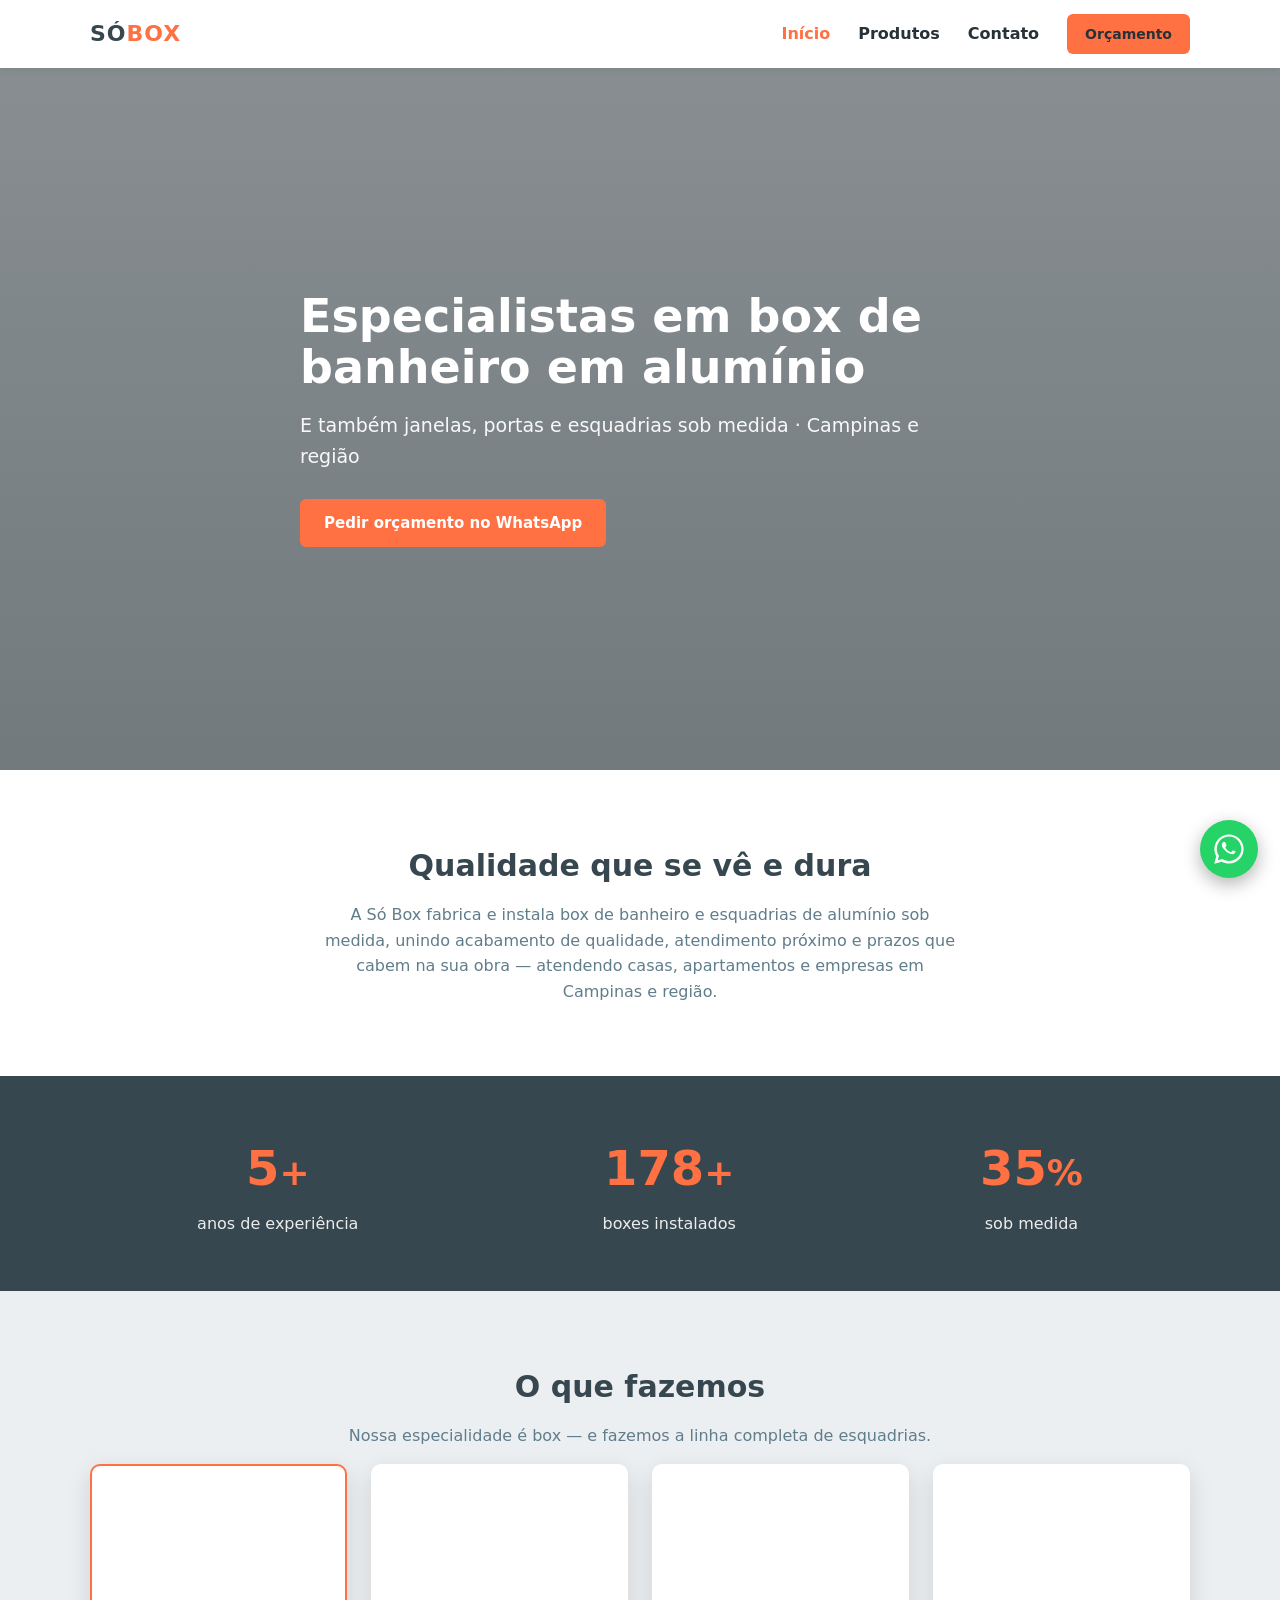
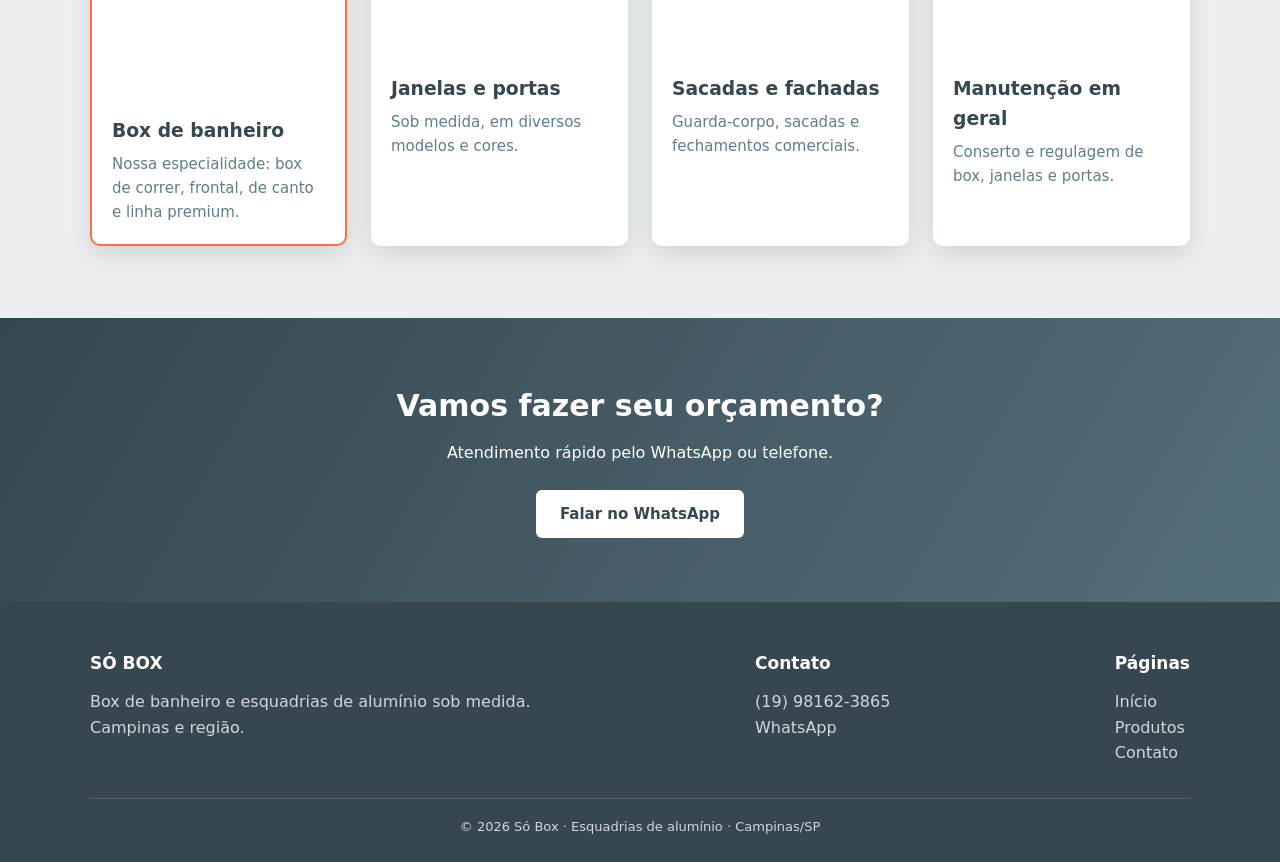
<file: index.html>
<!DOCTYPE html>
<html lang="pt-BR">
<head>
  <meta charset="UTF-8">
  <meta name="viewport" content="width=device-width, initial-scale=1.0">
  <title>Só Box — Esquadrias de alumínio em Campinas e região</title>
  <meta name="description" content="Especialistas em box de banheiro em alumínio. Também janelas, portas e esquadrias sob medida em Campinas e região.">
  <link rel="stylesheet" href="styles.css">
</head>
<body>
  <!-- ===== Cabeçalho ===== -->
  <header class="header">
    <div class="container">
      <a href="index.html" class="logo">SÓ<span>BOX</span></a>
      <button class="menu-toggle" aria-label="Abrir menu">&#9776;</button>
      <nav class="nav">
        <a href="index.html" class="ativo">Início</a>
        <a href="produtos.html">Produtos</a>
        <a href="contato.html">Contato</a>
        <a href="https://wa.me/5519981623865" class="btn btn--laranja" target="_blank" rel="noopener">Orçamento</a>
      </nav>
    </div>
  </header>

  <!-- ===== Banner (hero) ===== -->
  <section class="hero">
    <div class="hero__bg"></div>
    <div class="container hero__conteudo">
      <h1 class="hero__titulo">Especialistas em box de banheiro em alumínio</h1>
      <p class="hero__sub">E também janelas, portas e esquadrias sob medida · Campinas e região</p>
      <a href="https://wa.me/5519981623865" class="btn btn--laranja" target="_blank" rel="noopener">Pedir orçamento no WhatsApp</a>
    </div>
  </section>

  <!-- ===== Sobre rápido ===== -->
  <section class="section">
    <div class="container text-center">
      <h2 class="titulo-secao reveal">Qualidade que se vê e dura</h2>
      <p class="subtitulo-secao reveal" style="margin: 0 auto;">A Só Box fabrica e instala box de banheiro e esquadrias de alumínio sob medida, unindo acabamento de qualidade, atendimento próximo e prazos que cabem na sua obra — atendendo casas, apartamentos e empresas em Campinas e região.</p>
    </div>
  </section>

  <!-- ===== Faixa de números ===== -->
  <section class="numeros">
    <div class="container numeros__grid">
      <div class="numero reveal"><span class="numero__valor" data-alvo="15">0</span><span class="numero__sufixo">+</span><p>anos de experiência</p></div>
      <div class="numero reveal"><span class="numero__valor" data-alvo="500">0</span><span class="numero__sufixo">+</span><p>boxes instalados</p></div>
      <div class="numero reveal"><span class="numero__valor" data-alvo="100">0</span><span class="numero__sufixo">%</span><p>sob medida</p></div>
    </div>
  </section>

  <!-- ===== Destaques / serviços ===== -->
  <section class="section section--cinza">
    <div class="container text-center">
      <h2 class="titulo-secao reveal">O que fazemos</h2>
      <p class="subtitulo-secao reveal" style="margin: 0 auto;">Nossa especialidade é box — e fazemos a linha completa de esquadrias.</p>
      <div class="cards-destaque">
        <a href="produtos.html" class="card-destaque card-destaque--principal reveal">
          <div class="card-destaque__img" style="background-image:url('https://images.unsplash.com/photo-1620626011761-996317b8d101?w=800&q=80')"></div>
          <div class="card-destaque__corpo">
            <h3>Box de banheiro</h3>
            <p>Nossa especialidade: box de correr, frontal, de canto e linha premium.</p>
          </div>
        </a>
        <a href="produtos.html" class="card-destaque reveal">
          <div class="card-destaque__img" style="background-image:url('https://images.unsplash.com/photo-1600566753086-00f18fb6b3ea?w=800&q=80')"></div>
          <div class="card-destaque__corpo"><h3>Janelas e portas</h3><p>Sob medida, em diversos modelos e cores.</p></div>
        </a>
        <a href="produtos.html" class="card-destaque reveal">
          <div class="card-destaque__img" style="background-image:url('https://images.unsplash.com/photo-1545324418-cc1a3fa10c00?w=800&q=80')"></div>
          <div class="card-destaque__corpo"><h3>Sacadas e fachadas</h3><p>Guarda-corpo, sacadas e fechamentos comerciais.</p></div>
        </a>
        <a href="produtos.html" class="card-destaque reveal">
          <div class="card-destaque__img" style="background-image:url('https://images.unsplash.com/photo-1581244277943-fe4a9c777189?w=800&q=80')"></div>
          <div class="card-destaque__corpo"><h3>Manutenção em geral</h3><p>Conserto e regulagem de box, janelas e portas.</p></div>
        </a>
      </div>
    </div>
  </section>

  <!-- ===== Chamada final ===== -->
  <section class="cta-final">
    <div class="container text-center">
      <h2 class="reveal">Vamos fazer seu orçamento?</h2>
      <p class="reveal">Atendimento rápido pelo WhatsApp ou telefone.</p>
      <a href="https://wa.me/5519981623865" class="btn btn--branco reveal" target="_blank" rel="noopener">Falar no WhatsApp</a>
    </div>
  </section>

  <!-- ===== Rodapé ===== -->
  <footer class="footer">
    <div class="container">
      <div class="grid">
        <div>
          <h4>SÓ BOX</h4>
          <p>Box de banheiro e esquadrias de alumínio sob medida.<br>Campinas e região.</p>
        </div>
        <div>
          <h4>Contato</h4>
          <p><a href="tel:+5519981623865">(19) 98162-3865</a></p>
          <p><a href="https://wa.me/5519981623865" target="_blank" rel="noopener">WhatsApp</a></p>
        </div>
        <div>
          <h4>Páginas</h4>
          <p><a href="index.html">Início</a></p>
          <p><a href="produtos.html">Produtos</a></p>
          <p><a href="contato.html">Contato</a></p>
        </div>
      </div>
      <div class="copyright">© <span id="ano"></span> Só Box · Esquadrias de alumínio · Campinas/SP</div>
    </div>
  </footer>

  <!-- ===== Botão flutuante WhatsApp ===== -->
  <a href="https://wa.me/5519981623865" class="whats-float" target="_blank" rel="noopener" aria-label="Falar no WhatsApp">
    <svg viewBox="0 0 32 32" width="30" height="30" fill="#fff"><path d="M16 .4C7.4.4.4 7.4.4 16c0 2.8.7 5.4 2 7.8L.3 31.7l8.1-2.1c2.3 1.2 4.9 1.9 7.6 1.9 8.6 0 15.6-7 15.6-15.6S24.6.4 16 .4zm0 28.3c-2.4 0-4.7-.6-6.7-1.8l-.5-.3-4.8 1.3 1.3-4.7-.3-.5c-1.3-2.1-2-4.5-2-7 0-7.2 5.9-13.1 13.1-13.1S29.1 8.8 29.1 16 23.2 28.7 16 28.7zm7.2-9.8c-.4-.2-2.3-1.2-2.7-1.3-.4-.1-.6-.2-.9.2-.3.4-1 1.3-1.2 1.5-.2.2-.4.3-.8.1-2.3-1.2-3.9-2.1-5.4-4.7-.4-.7.4-.6 1.1-2.1.1-.2 0-.4 0-.6 0-.2-.9-2.1-1.2-2.9-.3-.8-.6-.6-.9-.7h-.7c-.2 0-.6.1-.9.4-.3.4-1.2 1.2-1.2 2.9s1.2 3.4 1.4 3.6c.2.2 2.5 3.8 6 5.3 2.2 1 3.1 1 4.2.9.7-.1 2.3-.9 2.6-1.8.3-.9.3-1.6.2-1.8-.1-.2-.3-.3-.7-.5z"/></svg>
  </a>

  <script src="main.js"></script>
</body>
</html>
</file>
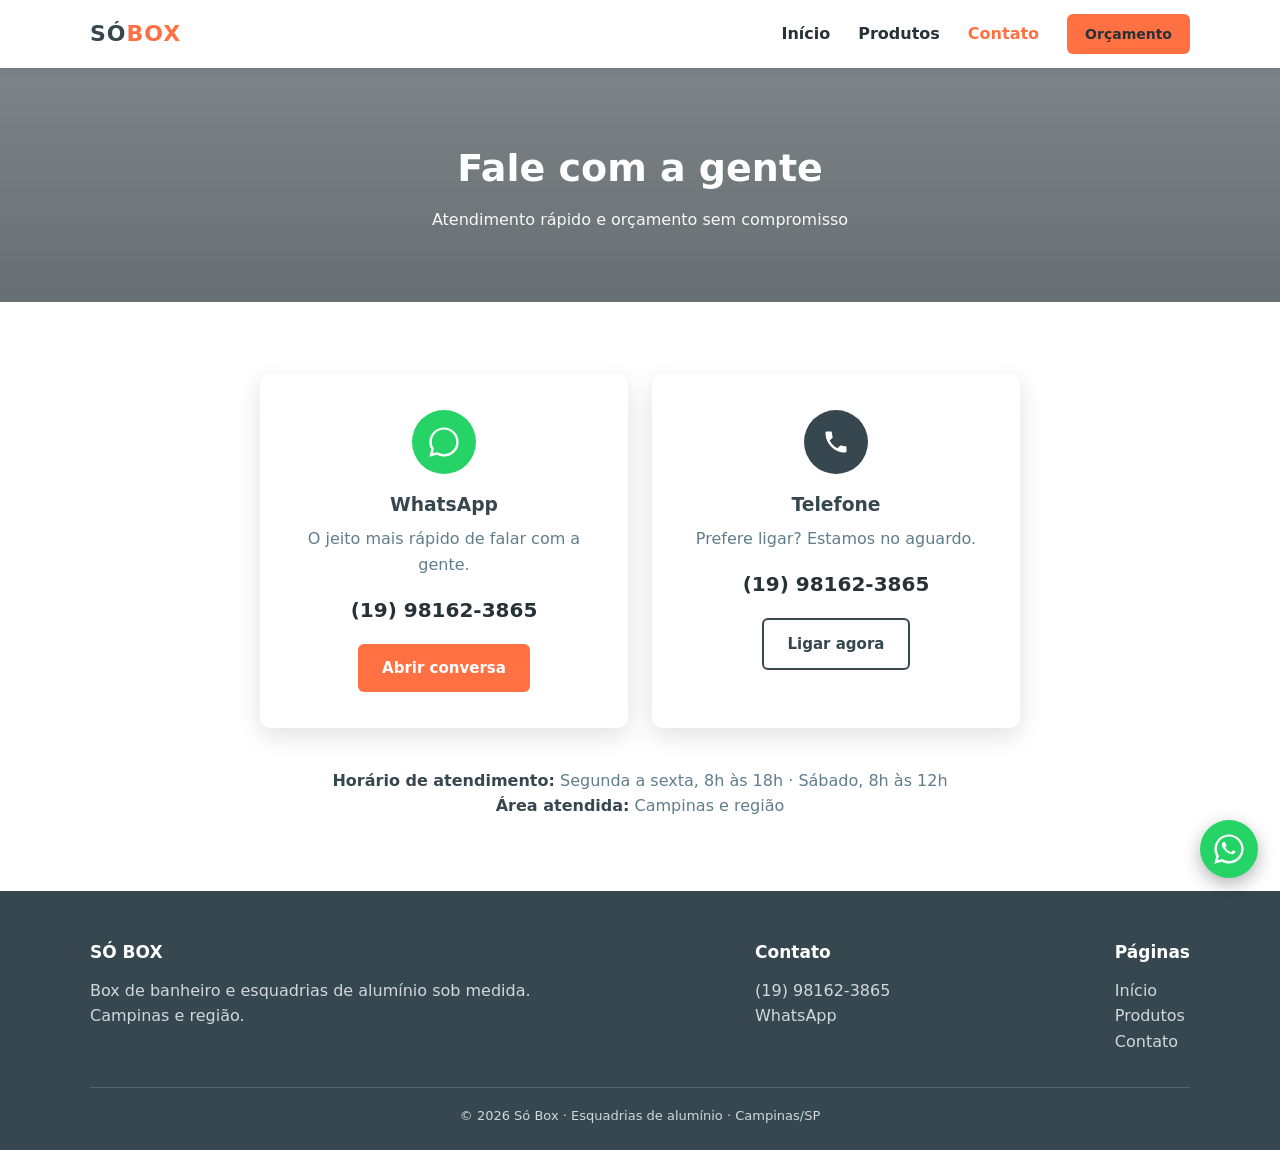
<file: contato.html>
<!DOCTYPE html>
<html lang="pt-BR">
<head>
  <meta charset="UTF-8">
  <meta name="viewport" content="width=device-width, initial-scale=1.0">
  <title>Contato — Só Box | Orçamento por WhatsApp e telefone</title>
  <meta name="description" content="Fale com a Só Box pelo WhatsApp ou telefone e solicite seu orçamento. Atendimento em Campinas e região.">
  <link rel="stylesheet" href="styles.css">
</head>
<body>
  <header class="header">
    <div class="container">
      <a href="index.html" class="logo">SÓ<span>BOX</span></a>
      <button class="menu-toggle" aria-label="Abrir menu">&#9776;</button>
      <nav class="nav">
        <a href="index.html">Início</a>
        <a href="produtos.html">Produtos</a>
        <a href="contato.html" class="ativo">Contato</a>
        <a href="https://wa.me/5519981623865" class="btn btn--laranja" target="_blank" rel="noopener">Orçamento</a>
      </nav>
    </div>
  </header>

  <section class="banner-interno">
    <div class="container">
      <h1>Fale com a gente</h1>
      <p>Atendimento rápido e orçamento sem compromisso</p>
    </div>
  </section>

  <section class="section">
    <div class="container">
      <div class="contato-grid">
        <div class="contato-card reveal">
          <div class="contato-card__icone contato-card__icone--whats">
            <svg viewBox="0 0 32 32" width="30" height="30" fill="#fff"><path d="M16 .4C7.4.4.4 7.4.4 16c0 2.8.7 5.4 2 7.8L.3 31.7l8.1-2.1c2.3 1.2 4.9 1.9 7.6 1.9 8.6 0 15.6-7 15.6-15.6S24.6.4 16 .4zm0 28.3c-2.4 0-4.7-.6-6.7-1.8l-.5-.3-4.8 1.3 1.3-4.7-.3-.5c-1.3-2.1-2-4.5-2-7 0-7.2 5.9-13.1 13.1-13.1S29.1 8.8 29.1 16 23.2 28.7 16 28.7z"/></svg>
          </div>
          <h3>WhatsApp</h3>
          <p>O jeito mais rápido de falar com a gente.</p>
          <div class="dado">(19) 98162-3865</div>
          <a href="https://wa.me/5519981623865" class="btn btn--laranja" target="_blank" rel="noopener">Abrir conversa</a>
        </div>
        <div class="contato-card reveal">
          <div class="contato-card__icone contato-card__icone--tel">
            <svg viewBox="0 0 24 24" width="28" height="28" fill="#fff"><path d="M6.6 10.8c1.4 2.8 3.8 5.2 6.6 6.6l2.2-2.2c.3-.3.7-.4 1-.2 1.1.4 2.3.6 3.6.6.6 0 1 .4 1 1V20c0 .6-.4 1-1 1C10.6 21 3 13.4 3 4c0-.6.4-1 1-1h3.5c.6 0 1 .4 1 1 0 1.2.2 2.4.6 3.6.1.4 0 .8-.2 1l-2.3 2.2z"/></svg>
          </div>
          <h3>Telefone</h3>
          <p>Prefere ligar? Estamos no aguardo.</p>
          <div class="dado">(19) 98162-3865</div>
          <a href="tel:+5519981623865" class="btn btn--branco" style="border:2px solid var(--azul);">Ligar agora</a>
        </div>
      </div>

      <div class="contato-info reveal">
        <p><strong>Horário de atendimento:</strong> Segunda a sexta, 8h às 18h · Sábado, 8h às 12h</p>
        <p><strong>Área atendida:</strong> Campinas e região</p>
      </div>
    </div>
  </section>

  <footer class="footer">
    <div class="container">
      <div class="grid">
        <div><h4>SÓ BOX</h4><p>Box de banheiro e esquadrias de alumínio sob medida.<br>Campinas e região.</p></div>
        <div><h4>Contato</h4>
          <p><a href="tel:+5519981623865">(19) 98162-3865</a></p>
          <p><a href="https://wa.me/5519981623865" target="_blank" rel="noopener">WhatsApp</a></p>
        </div>
        <div><h4>Páginas</h4><p><a href="index.html">Início</a></p><p><a href="produtos.html">Produtos</a></p><p><a href="contato.html">Contato</a></p></div>
      </div>
      <div class="copyright">© <span id="ano"></span> Só Box · Esquadrias de alumínio · Campinas/SP</div>
    </div>
  </footer>

  <a href="https://wa.me/5519981623865" class="whats-float" target="_blank" rel="noopener" aria-label="Falar no WhatsApp">
    <svg viewBox="0 0 32 32" width="30" height="30" fill="#fff"><path d="M16 .4C7.4.4.4 7.4.4 16c0 2.8.7 5.4 2 7.8L.3 31.7l8.1-2.1c2.3 1.2 4.9 1.9 7.6 1.9 8.6 0 15.6-7 15.6-15.6S24.6.4 16 .4zm0 28.3c-2.4 0-4.7-.6-6.7-1.8l-.5-.3-4.8 1.3 1.3-4.7-.3-.5c-1.3-2.1-2-4.5-2-7 0-7.2 5.9-13.1 13.1-13.1S29.1 8.8 29.1 16 23.2 28.7 16 28.7zm7.2-9.8c-.4-.2-2.3-1.2-2.7-1.3-.4-.1-.6-.2-.9.2-.3.4-1 1.3-1.2 1.5-.2.2-.4.3-.8.1-2.3-1.2-3.9-2.1-5.4-4.7-.4-.7.4-.6 1.1-2.1.1-.2 0-.4 0-.6 0-.2-.9-2.1-1.2-2.9-.3-.8-.6-.6-.9-.7h-.7c-.2 0-.6.1-.9.4-.3.4-1.2 1.2-1.2 2.9s1.2 3.4 1.4 3.6c.2.2 2.5 3.8 6 5.3 2.2 1 3.1 1 4.2.9.7-.1 2.3-.9 2.6-1.8.3-.9.3-1.6.2-1.8-.1-.2-.3-.3-.7-.5z"/></svg>
  </a>

  <script src="main.js"></script>
</body>
</html>
</file>
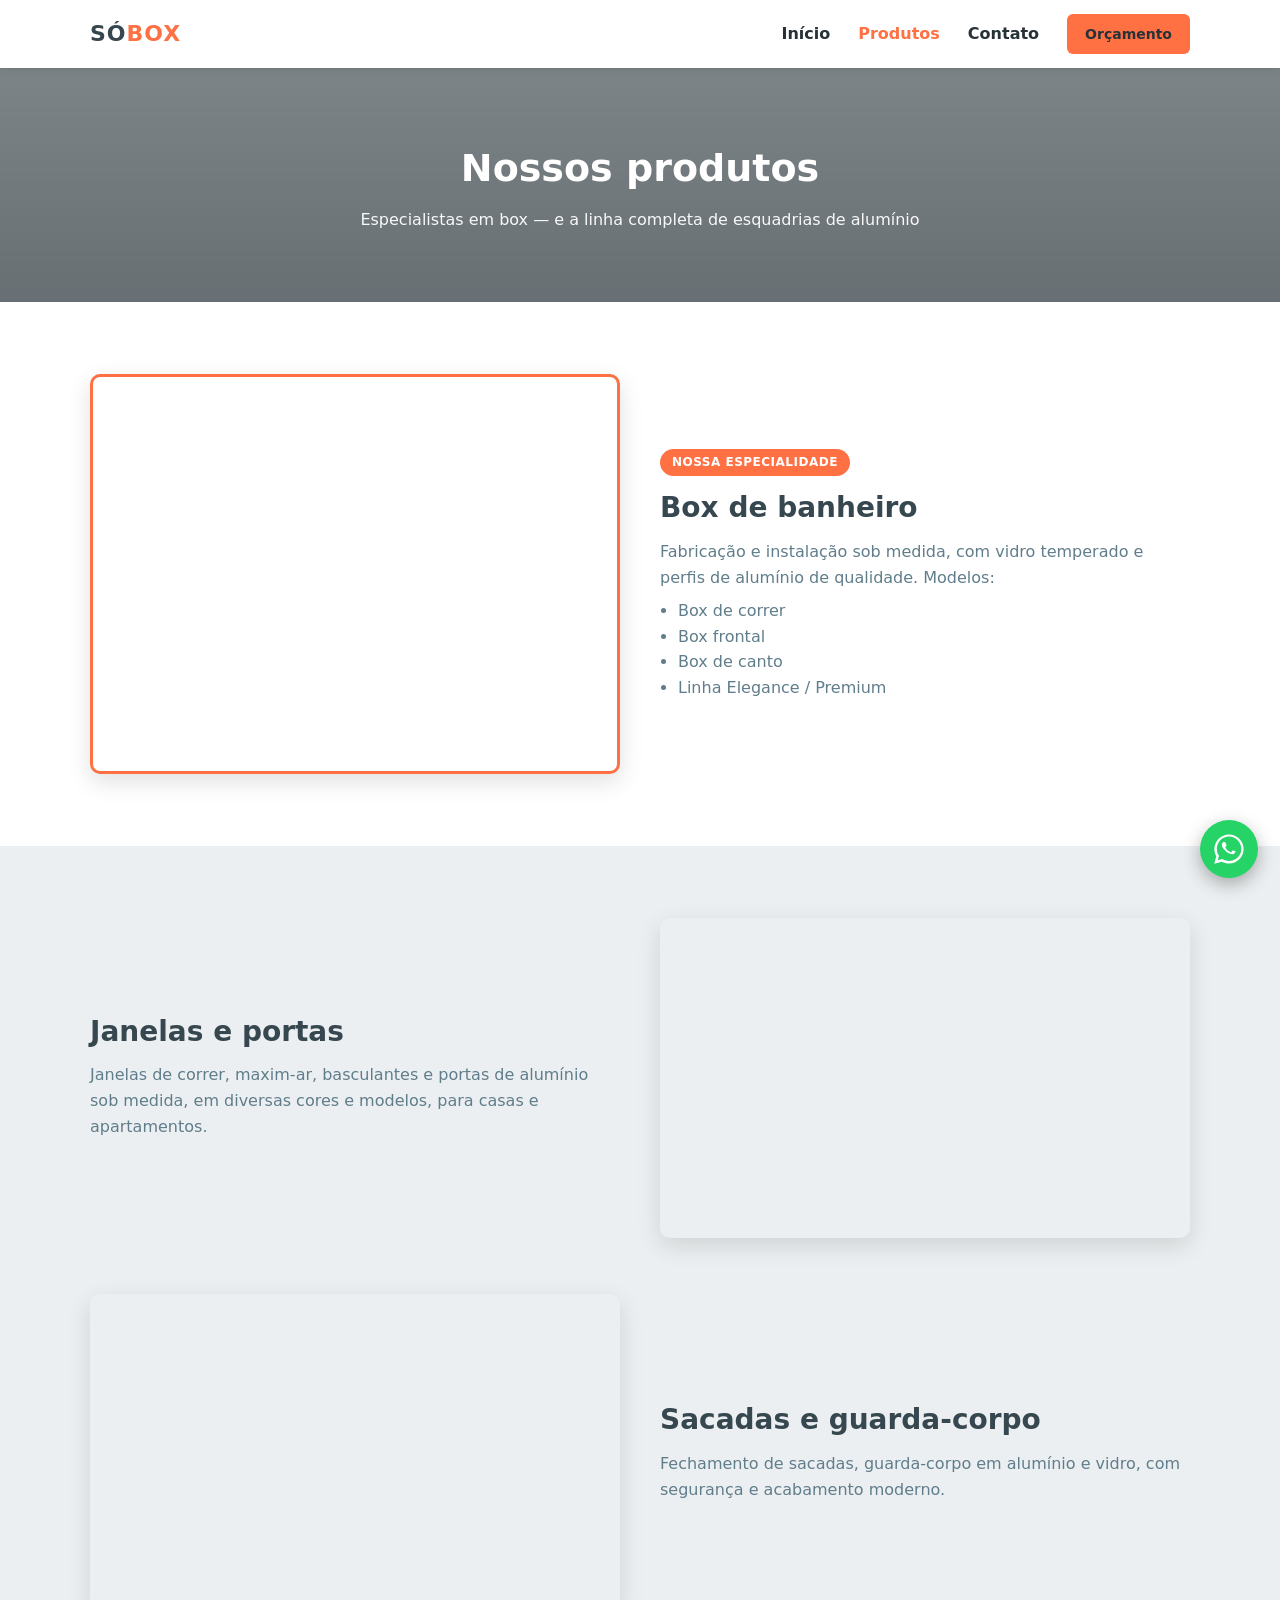
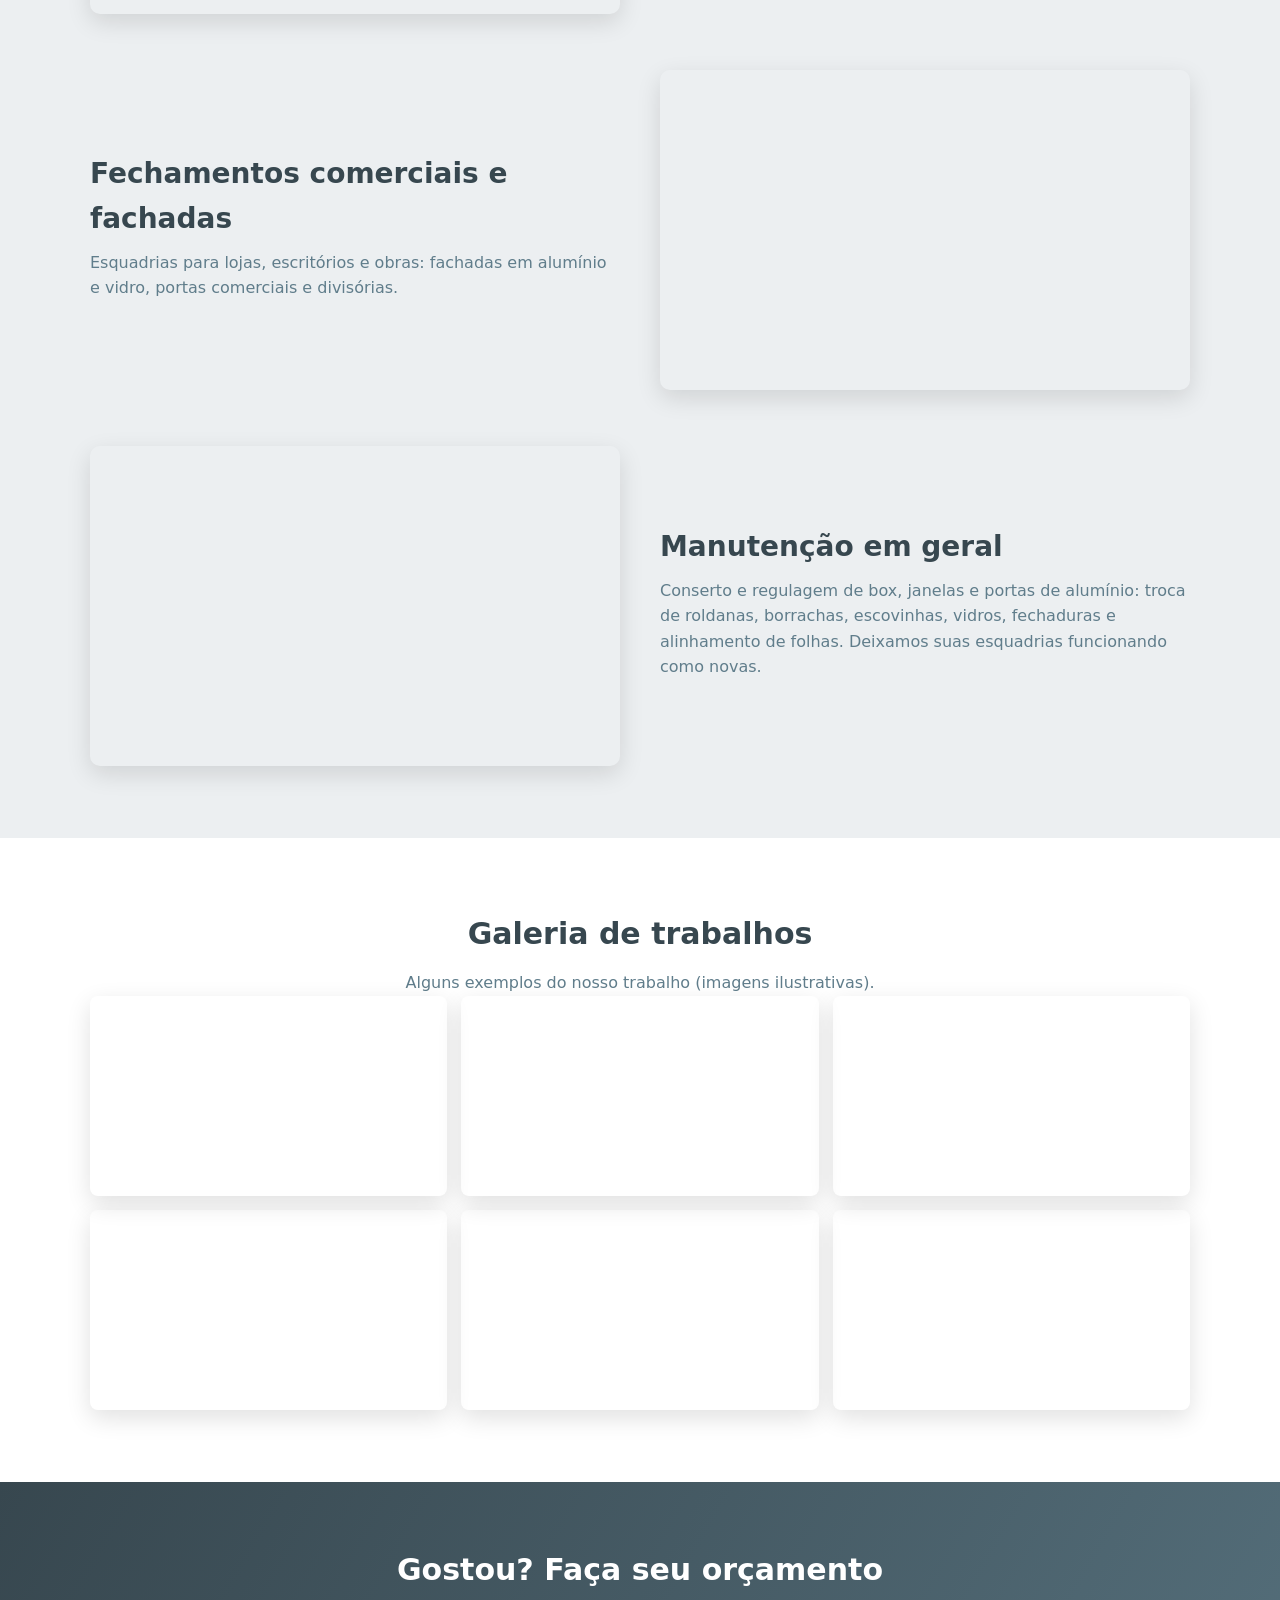
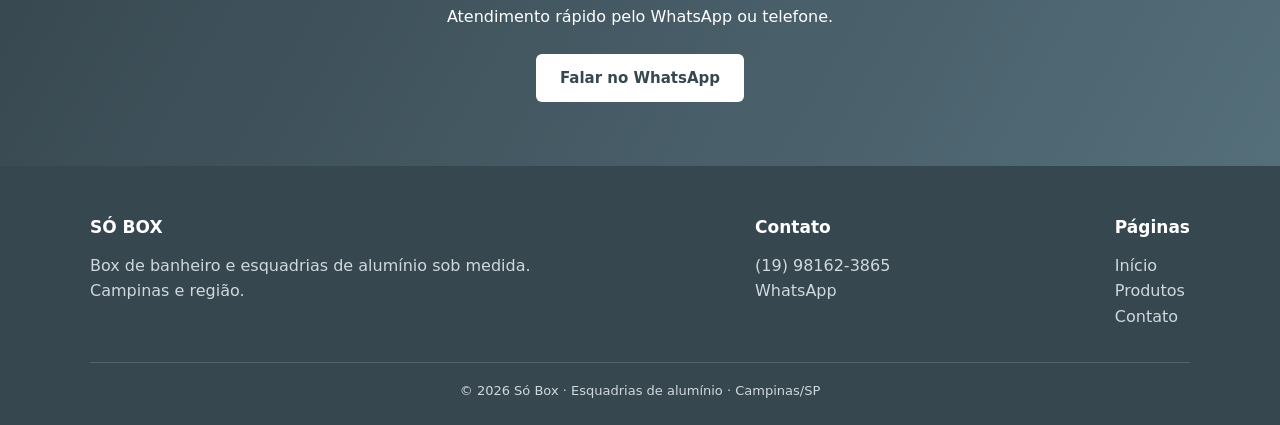
<file: produtos.html>
<!DOCTYPE html>
<html lang="pt-BR">
<head>
  <meta charset="UTF-8">
  <meta name="viewport" content="width=device-width, initial-scale=1.0">
  <title>Produtos — Só Box | Box, janelas, portas e esquadrias</title>
  <meta name="description" content="Box de banheiro sob medida, janelas, portas, sacadas, guarda-corpo e fechamentos comerciais em alumínio. Campinas e região.">
  <link rel="stylesheet" href="styles.css">
</head>
<body>
  <header class="header">
    <div class="container">
      <a href="index.html" class="logo">SÓ<span>BOX</span></a>
      <button class="menu-toggle" aria-label="Abrir menu">&#9776;</button>
      <nav class="nav">
        <a href="index.html">Início</a>
        <a href="produtos.html" class="ativo">Produtos</a>
        <a href="contato.html">Contato</a>
        <a href="https://wa.me/5519981623865" class="btn btn--laranja" target="_blank" rel="noopener">Orçamento</a>
      </nav>
    </div>
  </header>

  <section class="banner-interno">
    <div class="container">
      <h1>Nossos produtos</h1>
      <p>Especialistas em box — e a linha completa de esquadrias de alumínio</p>
    </div>
  </section>

  <!-- Box — destaque principal -->
  <section class="section">
    <div class="container">
      <div class="produto produto--destaque reveal">
        <div class="produto__img" style="background-image:url('https://images.unsplash.com/photo-1620626011761-996317b8d101?w=900&q=80')"></div>
        <div>
          <span class="selo">Nossa especialidade</span>
          <h2>Box de banheiro</h2>
          <p>Fabricação e instalação sob medida, com vidro temperado e perfis de alumínio de qualidade. Modelos:</p>
          <ul>
            <li>Box de correr</li>
            <li>Box frontal</li>
            <li>Box de canto</li>
            <li>Linha Elegance / Premium</li>
          </ul>
        </div>
      </div>
    </div>
  </section>

  <!-- Demais produtos -->
  <section class="section section--cinza">
    <div class="container">
      <div class="produto produto--inverso reveal">
        <div class="produto__img" style="background-image:url('https://images.unsplash.com/photo-1600566753086-00f18fb6b3ea?w=900&q=80')"></div>
        <div>
          <h2>Janelas e portas</h2>
          <p>Janelas de correr, maxim-ar, basculantes e portas de alumínio sob medida, em diversas cores e modelos, para casas e apartamentos.</p>
        </div>
      </div>
      <div class="produto reveal">
        <div class="produto__img" style="background-image:url('https://images.unsplash.com/photo-1545324418-cc1a3fa10c00?w=900&q=80')"></div>
        <div>
          <h2>Sacadas e guarda-corpo</h2>
          <p>Fechamento de sacadas, guarda-corpo em alumínio e vidro, com segurança e acabamento moderno.</p>
        </div>
      </div>
      <div class="produto produto--inverso reveal">
        <div class="produto__img" style="background-image:url('https://images.unsplash.com/photo-1486406146926-c627a92ad1ab?w=900&q=80')"></div>
        <div>
          <h2>Fechamentos comerciais e fachadas</h2>
          <p>Esquadrias para lojas, escritórios e obras: fachadas em alumínio e vidro, portas comerciais e divisórias.</p>
        </div>
      </div>
      <div class="produto reveal">
        <div class="produto__img" style="background-image:url('https://images.unsplash.com/photo-1581244277943-fe4a9c777189?w=900&q=80')"></div>
        <div>
          <h2>Manutenção em geral</h2>
          <p>Conserto e regulagem de box, janelas e portas de alumínio: troca de roldanas, borrachas, escovinhas, vidros, fechaduras e alinhamento de folhas. Deixamos suas esquadrias funcionando como novas.</p>
        </div>
      </div>
    </div>
  </section>

  <!-- Galeria -->
  <section class="section">
    <div class="container text-center">
      <h2 class="titulo-secao reveal">Galeria de trabalhos</h2>
      <p class="subtitulo-secao reveal" style="margin:0 auto;">Alguns exemplos do nosso trabalho (imagens ilustrativas).</p>
      <div class="galeria">
        <div class="galeria__item reveal" style="background-image:url('https://images.unsplash.com/photo-1620626011761-996317b8d101?w=600&q=80')"></div>
        <div class="galeria__item reveal" style="background-image:url('https://images.unsplash.com/photo-1604709177225-055f99402ea3?w=600&q=80')"></div>
        <div class="galeria__item reveal" style="background-image:url('https://images.unsplash.com/photo-1556909212-d5b604d0c90d?w=600&q=80')"></div>
        <div class="galeria__item reveal" style="background-image:url('https://images.unsplash.com/photo-1600566753086-00f18fb6b3ea?w=600&q=80')"></div>
        <div class="galeria__item reveal" style="background-image:url('https://images.unsplash.com/photo-1545324418-cc1a3fa10c00?w=600&q=80')"></div>
        <div class="galeria__item reveal" style="background-image:url('https://images.unsplash.com/photo-1486406146926-c627a92ad1ab?w=600&q=80')"></div>
      </div>
    </div>
  </section>

  <section class="cta-final">
    <div class="container text-center">
      <h2 class="reveal">Gostou? Faça seu orçamento</h2>
      <p class="reveal">Atendimento rápido pelo WhatsApp ou telefone.</p>
      <a href="https://wa.me/5519981623865" class="btn btn--branco reveal" target="_blank" rel="noopener">Falar no WhatsApp</a>
    </div>
  </section>

  <footer class="footer">
    <div class="container">
      <div class="grid">
        <div><h4>SÓ BOX</h4><p>Box de banheiro e esquadrias de alumínio sob medida.<br>Campinas e região.</p></div>
        <div><h4>Contato</h4>
          <p><a href="tel:+5519981623865">(19) 98162-3865</a></p>
          <p><a href="https://wa.me/5519981623865" target="_blank" rel="noopener">WhatsApp</a></p>
        </div>
        <div><h4>Páginas</h4><p><a href="index.html">Início</a></p><p><a href="produtos.html">Produtos</a></p><p><a href="contato.html">Contato</a></p></div>
      </div>
      <div class="copyright">© <span id="ano"></span> Só Box · Esquadrias de alumínio · Campinas/SP</div>
    </div>
  </footer>

  <a href="https://wa.me/5519981623865" class="whats-float" target="_blank" rel="noopener" aria-label="Falar no WhatsApp">
    <svg viewBox="0 0 32 32" width="30" height="30" fill="#fff"><path d="M16 .4C7.4.4.4 7.4.4 16c0 2.8.7 5.4 2 7.8L.3 31.7l8.1-2.1c2.3 1.2 4.9 1.9 7.6 1.9 8.6 0 15.6-7 15.6-15.6S24.6.4 16 .4zm0 28.3c-2.4 0-4.7-.6-6.7-1.8l-.5-.3-4.8 1.3 1.3-4.7-.3-.5c-1.3-2.1-2-4.5-2-7 0-7.2 5.9-13.1 13.1-13.1S29.1 8.8 29.1 16 23.2 28.7 16 28.7zm7.2-9.8c-.4-.2-2.3-1.2-2.7-1.3-.4-.1-.6-.2-.9.2-.3.4-1 1.3-1.2 1.5-.2.2-.4.3-.8.1-2.3-1.2-3.9-2.1-5.4-4.7-.4-.7.4-.6 1.1-2.1.1-.2 0-.4 0-.6 0-.2-.9-2.1-1.2-2.9-.3-.8-.6-.6-.9-.7h-.7c-.2 0-.6.1-.9.4-.3.4-1.2 1.2-1.2 2.9s1.2 3.4 1.4 3.6c.2.2 2.5 3.8 6 5.3 2.2 1 3.1 1 4.2.9.7-.1 2.3-.9 2.6-1.8.3-.9.3-1.6.2-1.8-.1-.2-.3-.3-.7-.5z"/></svg>
  </a>

  <script src="main.js"></script>
</body>
</html>
</file>
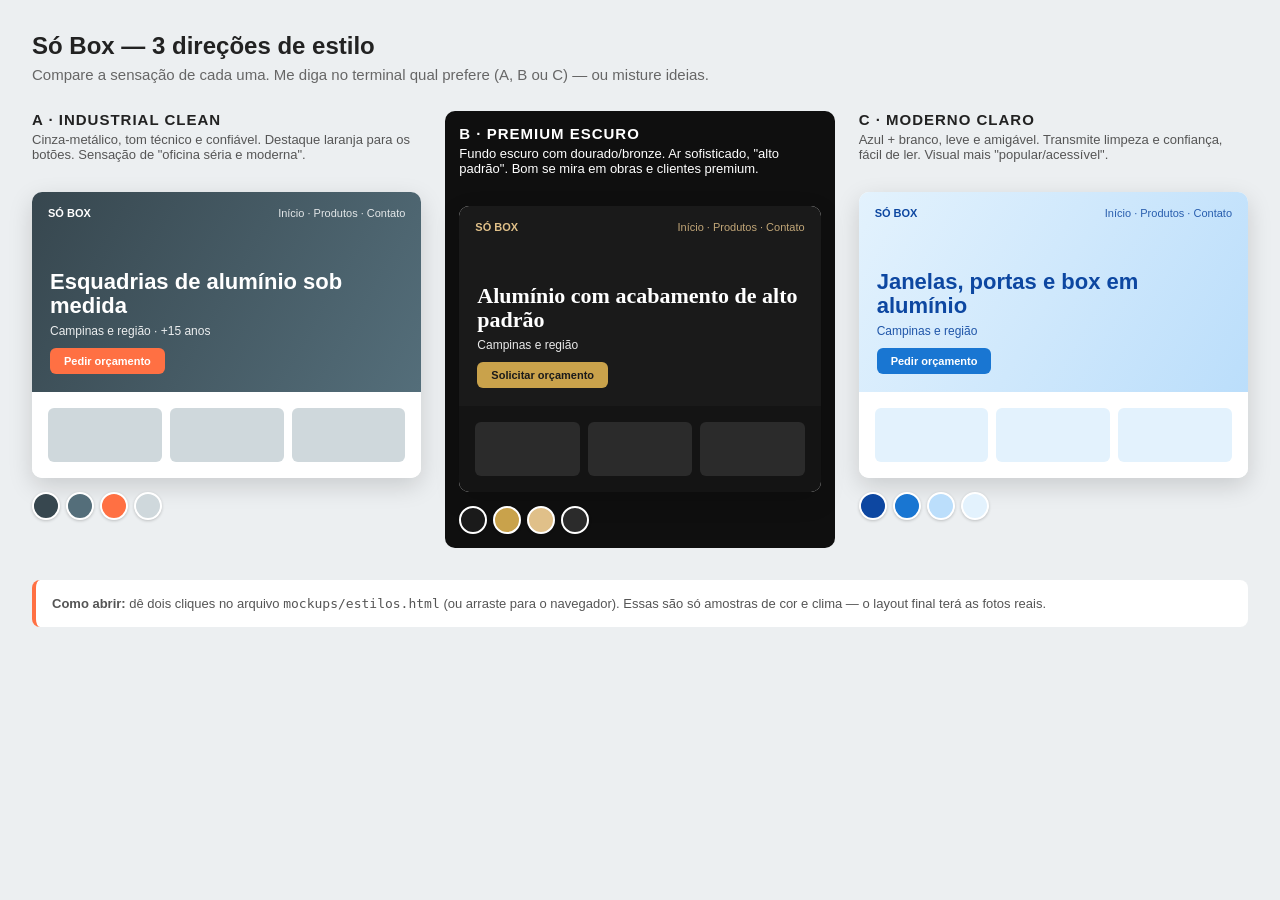
<file: mockups/estilos.html>
<!DOCTYPE html>
<html lang="pt-BR">
<head>
<meta charset="UTF-8">
<meta name="viewport" content="width=device-width, initial-scale=1.0">
<title>Só Box — Direções de estilo</title>
<style>
  * { margin:0; padding:0; box-sizing:border-box; }
  body { font-family: -apple-system, "Segoe UI", Roboto, sans-serif; background:#eceff1; color:#222; padding:32px; }
  h1 { font-size:24px; margin-bottom:6px; }
  .sub { color:#666; margin-bottom:28px; font-size:15px; }
  .grid { display:grid; grid-template-columns: repeat(3, 1fr); gap:24px; }
  @media (max-width: 980px){ .grid{ grid-template-columns:1fr; } }
  .col h2 { font-size:15px; text-transform:uppercase; letter-spacing:1px; margin-bottom:4px; }
  .col .desc { font-size:13px; color:#555; margin-bottom:12px; min-height:48px; }

  /* mini browser frame */
  .frame { border-radius:10px; overflow:hidden; box-shadow:0 8px 24px rgba(0,0,0,.15); background:#fff; }
  .frame .hero { height:200px; display:flex; flex-direction:column; justify-content:flex-end; padding:18px; position:relative; }
  .frame .nav { position:absolute; top:0; left:0; right:0; height:42px; display:flex; align-items:center; padding:0 16px; gap:16px; font-size:11px; }
  .frame .nav .logo { font-weight:800; }
  .frame .nav .links { margin-left:auto; display:flex; gap:12px; opacity:.85; }
  .frame .htitle { font-size:22px; font-weight:800; line-height:1.1; }
  .frame .hsub { font-size:12px; margin-top:6px; opacity:.9; }
  .frame .cta { display:inline-block; margin-top:10px; padding:7px 14px; border-radius:6px; font-size:11px; font-weight:700; width:fit-content; }
  .frame .body { padding:16px; }
  .frame .cards { display:flex; gap:8px; }
  .frame .card { flex:1; height:54px; border-radius:6px; }
  .swatches { display:flex; gap:6px; margin-top:14px; }
  .swatch { width:28px; height:28px; border-radius:50%; border:2px solid #fff; box-shadow:0 1px 3px rgba(0,0,0,.2); }

  /* A — Industrial Clean */
  .a .hero { background:linear-gradient(120deg,#37474f,#546e7a); color:#fff; }
  .a .nav { color:#fff; }
  .a .cta { background:#ff7043; color:#fff; }
  .a .card { background:#cfd8dc; }
  .a .body { background:#fff; }

  /* B — Premium Escuro */
  .b .hero { background:#1a1a1a; color:#fff; }
  .b .nav { color:#e0c089; }
  .b .htitle { font-family:Georgia, serif; }
  .b .cta { background:#c9a24b; color:#1a1a1a; }
  .b .card { background:#2b2b2b; }
  .b .body { background:#141414; }
  .b { color:#fff; }
  .b .desc, .b h2 { color:inherit; }

  /* C — Moderno Claro */
  .c .hero { background:linear-gradient(120deg,#e3f2fd,#bbdefb); color:#0d47a1; }
  .c .nav { color:#0d47a1; }
  .c .cta { background:#1976d2; color:#fff; }
  .c .card { background:#e3f2fd; }
  .c .body { background:#fff; }

  .note { margin-top:32px; font-size:13px; color:#555; background:#fff; padding:16px; border-radius:8px; border-left:4px solid #ff7043; }
</style>
</head>
<body>
  <h1>Só Box — 3 direções de estilo</h1>
  <p class="sub">Compare a sensação de cada uma. Me diga no terminal qual prefere (A, B ou C) — ou misture ideias.</p>

  <div class="grid">
    <!-- A -->
    <div class="col a">
      <h2>A · Industrial Clean</h2>
      <p class="desc">Cinza-metálico, tom técnico e confiável. Destaque laranja para os botões. Sensação de "oficina séria e moderna".</p>
      <div class="frame">
        <div class="hero">
          <div class="nav"><span class="logo">SÓ BOX</span><span class="links">Início · Produtos · Contato</span></div>
          <div class="htitle">Esquadrias de alumínio sob medida</div>
          <div class="hsub">Campinas e região · +15 anos</div>
          <span class="cta">Pedir orçamento</span>
        </div>
        <div class="body"><div class="cards"><div class="card"></div><div class="card"></div><div class="card"></div></div></div>
      </div>
      <div class="swatches"><span class="swatch" style="background:#37474f"></span><span class="swatch" style="background:#546e7a"></span><span class="swatch" style="background:#ff7043"></span><span class="swatch" style="background:#cfd8dc"></span></div>
    </div>

    <!-- B -->
    <div class="col b" style="border-radius:10px; padding:14px; background:#0f0f0f;">
      <h2>B · Premium Escuro</h2>
      <p class="desc">Fundo escuro com dourado/bronze. Ar sofisticado, "alto padrão". Bom se mira em obras e clientes premium.</p>
      <div class="frame">
        <div class="hero">
          <div class="nav"><span class="logo">SÓ BOX</span><span class="links">Início · Produtos · Contato</span></div>
          <div class="htitle">Alumínio com acabamento de alto padrão</div>
          <div class="hsub">Campinas e região</div>
          <span class="cta">Solicitar orçamento</span>
        </div>
        <div class="body"><div class="cards"><div class="card"></div><div class="card"></div><div class="card"></div></div></div>
      </div>
      <div class="swatches"><span class="swatch" style="background:#1a1a1a"></span><span class="swatch" style="background:#c9a24b"></span><span class="swatch" style="background:#e0c089"></span><span class="swatch" style="background:#2b2b2b"></span></div>
    </div>

    <!-- C -->
    <div class="col c">
      <h2>C · Moderno Claro</h2>
      <p class="desc">Azul + branco, leve e amigável. Transmite limpeza e confiança, fácil de ler. Visual mais "popular/acessível".</p>
      <div class="frame">
        <div class="hero">
          <div class="nav"><span class="logo">SÓ BOX</span><span class="links">Início · Produtos · Contato</span></div>
          <div class="htitle">Janelas, portas e box em alumínio</div>
          <div class="hsub">Campinas e região</div>
          <span class="cta">Pedir orçamento</span>
        </div>
        <div class="body"><div class="cards"><div class="card"></div><div class="card"></div><div class="card"></div></div></div>
      </div>
      <div class="swatches"><span class="swatch" style="background:#0d47a1"></span><span class="swatch" style="background:#1976d2"></span><span class="swatch" style="background:#bbdefb"></span><span class="swatch" style="background:#e3f2fd"></span></div>
    </div>
  </div>

  <div class="note">
    <strong>Como abrir:</strong> dê dois cliques no arquivo <code>mockups/estilos.html</code> (ou arraste para o navegador). Essas são só amostras de cor e clima — o layout final terá as fotos reais.
  </div>
</body>
</html>
</file>
<file: styles.css>
/* ===== Variáveis — Identidade "Industrial Clean" ===== */
:root {
  --azul: #37474f;       /* cinza-metálico escuro (primária) */
  --azul-claro: #546e7a; /* cinza-metálico médio */
  --laranja: #ff7043;    /* destaque / CTA */
  --laranja-escuro: #f4511e;
  --cinza-card: #cfd8dc;
  --cinza-bg: #eceff1;
  --branco: #ffffff;
  --texto: #263238;
  --texto-claro: #607d8b;
  --sombra: 0 8px 24px rgba(0,0,0,.12);
  --radius: 10px;
  --max: 1140px;
}

/* ===== Reset ===== */
*, *::before, *::after { margin: 0; padding: 0; box-sizing: border-box; }
html { scroll-behavior: smooth; }
body {
  font-family: system-ui, "Segoe UI", Roboto, Helvetica, Arial, sans-serif;
  color: var(--texto);
  background: var(--branco);
  line-height: 1.6;
}
img { max-width: 100%; display: block; }
a { color: inherit; text-decoration: none; }

/* ===== Utilidades ===== */
.container { max-width: var(--max); margin: 0 auto; padding: 0 20px; }
.section { padding: 72px 0; }
.section--cinza { background: var(--cinza-bg); }
.titulo-secao { font-size: 30px; font-weight: 800; margin-bottom: 12px; color: var(--azul); }
.subtitulo-secao { color: var(--texto-claro); margin-bottom: 40px; max-width: 640px; }
.text-center { text-align: center; }

/* ===== Botões ===== */
.btn {
  display: inline-block;
  padding: 12px 24px;
  border-radius: 6px;
  font-weight: 700;
  font-size: 15px;
  cursor: pointer;
  border: none;
  transition: transform .2s ease, box-shadow .2s ease, background .2s ease;
}
.btn--laranja { background: var(--laranja); color: #fff; }
.btn--laranja:hover { background: var(--laranja-escuro); transform: translateY(-2px); box-shadow: 0 6px 16px rgba(244,81,30,.4); }
.btn--branco { background: #fff; color: var(--azul); }
.btn--branco:hover { transform: translateY(-2px); box-shadow: var(--sombra); }

/* ===== Cabeçalho fixo ===== */
.header {
  position: sticky; top: 0; z-index: 100;
  background: rgba(255,255,255,.97);
  box-shadow: 0 2px 8px rgba(0,0,0,.08);
  backdrop-filter: blur(6px);
}
.header .container { display: flex; align-items: center; height: 68px; }
.logo { font-size: 22px; font-weight: 800; letter-spacing: 1px; color: var(--azul); }
.logo span { color: var(--laranja); }
.nav { margin-left: auto; display: flex; align-items: center; gap: 28px; }
.nav a { font-weight: 600; color: var(--texto); transition: color .2s; }
.nav a:hover, .nav a.ativo { color: var(--laranja); }
.nav .btn { padding: 9px 18px; font-size: 14px; }
.menu-toggle { display: none; background: none; border: none; font-size: 26px; cursor: pointer; color: var(--azul); margin-left: auto; }

/* ===== Rodapé ===== */
.footer { background: var(--azul); color: #cfd8dc; padding: 48px 0 24px; }
.footer .grid { display: flex; flex-wrap: wrap; gap: 40px; justify-content: space-between; }
.footer h4 { color: #fff; margin-bottom: 12px; font-size: 17px; }
.footer a:hover { color: var(--laranja); }
.footer .copyright { border-top: 1px solid rgba(255,255,255,.15); margin-top: 32px; padding-top: 18px; font-size: 13px; text-align: center; }

/* ===== Banner (hero) ===== */
.hero { position: relative; min-height: 78vh; display: flex; align-items: center; overflow: hidden; }
.hero__bg {
  position: absolute; inset: 0;
  background-image: linear-gradient(rgba(38,50,56,.55), rgba(38,50,56,.65)), url('https://images.unsplash.com/photo-1584622650111-993a426fbf0a?w=1600&q=80');
  background-size: cover; background-position: center;
  animation: zoomLento 18s ease-in-out infinite alternate;
}
@keyframes zoomLento { from { transform: scale(1); } to { transform: scale(1.12); } }
.hero__conteudo { position: relative; color: #fff; max-width: 720px; }
.hero__titulo { font-size: 46px; font-weight: 800; line-height: 1.1; }
.hero__sub { font-size: 19px; margin: 18px 0 28px; opacity: .95; }

/* ===== Faixa de números ===== */
.numeros { background: var(--azul); color: #fff; padding: 54px 0; }
.numeros__grid { display: flex; justify-content: space-around; flex-wrap: wrap; gap: 30px; text-align: center; }
.numero__valor { font-size: 48px; font-weight: 800; color: var(--laranja); }
.numero__sufixo { font-size: 36px; font-weight: 800; color: var(--laranja); }
.numero p { margin-top: 4px; opacity: .9; }

/* ===== Cards de destaque ===== */
.cards-destaque { display: grid; grid-template-columns: repeat(auto-fit, minmax(230px, 1fr)); gap: 24px; margin-top: 16px; }
.card-destaque {
  background: #fff; border-radius: var(--radius); overflow: hidden; box-shadow: var(--sombra);
  text-align: left; transition: transform .25s ease, box-shadow .25s ease;
}
.card-destaque:hover { transform: translateY(-6px); box-shadow: 0 14px 32px rgba(0,0,0,.18); }
.card-destaque__img { height: 190px; background-size: cover; background-position: center; transition: transform .4s ease; }
.card-destaque:hover .card-destaque__img { transform: scale(1.06); }
.card-destaque__corpo { padding: 20px; }
.card-destaque__corpo h3 { color: var(--azul); margin-bottom: 6px; }
.card-destaque__corpo p { color: var(--texto-claro); font-size: 15px; }
.card-destaque--principal { grid-column: span 1; border: 2px solid var(--laranja); }
.card-destaque--principal .card-destaque__img { height: 230px; }

/* ===== Chamada final ===== */
.cta-final { background: linear-gradient(120deg, var(--azul), var(--azul-claro)); color: #fff; padding: 64px 0; text-align: center; }
.cta-final h2 { font-size: 30px; font-weight: 800; margin-bottom: 10px; }
.cta-final p { margin-bottom: 24px; opacity: .95; }

/* ===== Botão flutuante WhatsApp ===== */
.whats-float {
  position: fixed; bottom: 22px; right: 22px; z-index: 200;
  width: 58px; height: 58px; border-radius: 50%;
  background: #25d366; display: flex; align-items: center; justify-content: center;
  box-shadow: 0 6px 18px rgba(0,0,0,.3); transition: transform .2s ease;
}
.whats-float:hover { transform: scale(1.1); }

/* ===== Animação de revelação ao rolar ===== */
.reveal { opacity: 0; transform: translateY(28px); transition: opacity .6s ease, transform .6s ease; }
.reveal.visivel { opacity: 1; transform: translateY(0); }

/* ===== Banner interno (páginas secundárias) ===== */
.banner-interno {
  position: relative; padding: 70px 0; text-align: center; color: #fff; overflow: hidden;
}
.banner-interno::before {
  content: ''; position: absolute; inset: 0;
  background-image: linear-gradient(rgba(38,50,56,.6), rgba(38,50,56,.7)), url('https://images.unsplash.com/photo-1584622650111-993a426fbf0a?w=1600&q=80');
  background-size: cover; background-position: center;
}
.banner-interno h1 { position: relative; font-size: 38px; font-weight: 800; }
.banner-interno p { position: relative; opacity: .95; margin-top: 8px; }

/* ===== Bloco de produto ===== */
.produto { display: grid; grid-template-columns: 1fr 1fr; gap: 40px; align-items: center; margin-bottom: 56px; }
.produto:last-child { margin-bottom: 0; }
.produto__img { height: 320px; border-radius: var(--radius); background-size: cover; background-position: center; box-shadow: var(--sombra); }
.produto--destaque .produto__img { height: 400px; border: 3px solid var(--laranja); }
.produto h2 { font-size: 28px; color: var(--azul); margin-bottom: 8px; }
.produto .selo { display: inline-block; background: var(--laranja); color: #fff; font-size: 12px; font-weight: 700; padding: 4px 12px; border-radius: 20px; margin-bottom: 10px; text-transform: uppercase; letter-spacing: .5px; }
.produto p { color: var(--texto-claro); margin-bottom: 8px; }
.produto ul { color: var(--texto-claro); margin-left: 18px; }
.produto--inverso .produto__img { order: 2; }

/* ===== Galeria ===== */
.galeria { display: grid; grid-template-columns: repeat(3, 1fr); gap: 14px; }
.galeria__item { height: 200px; border-radius: 8px; background-size: cover; background-position: center; overflow: hidden; box-shadow: var(--sombra); transition: transform .35s ease; }
.galeria__item:hover { transform: scale(1.04); }

/* ===== Blocos de contato ===== */
.contato-grid { display: grid; grid-template-columns: 1fr 1fr; gap: 24px; max-width: 760px; margin: 0 auto; }
.contato-card {
  background: #fff; border-radius: var(--radius); box-shadow: var(--sombra);
  padding: 36px 28px; text-align: center; transition: transform .25s ease;
}
.contato-card:hover { transform: translateY(-5px); }
.contato-card__icone { width: 64px; height: 64px; border-radius: 50%; display: flex; align-items: center; justify-content: center; margin: 0 auto 16px; }
.contato-card__icone--whats { background: #25d366; }
.contato-card__icone--tel { background: var(--azul); }
.contato-card h3 { color: var(--azul); margin-bottom: 6px; }
.contato-card p { color: var(--texto-claro); margin-bottom: 16px; }
.contato-card .dado { font-size: 20px; font-weight: 800; color: var(--texto); margin-bottom: 18px; }
.contato-info { text-align: center; margin-top: 40px; color: var(--texto-claro); }
.contato-info strong { color: var(--azul); }

/* ===== Responsivo ===== */
@media (max-width: 760px) {
  .nav { display: none; position: absolute; top: 68px; left: 0; right: 0; flex-direction: column; background: #fff; padding: 18px 20px; gap: 16px; box-shadow: var(--sombra); }
  .nav.aberto { display: flex; }
  .menu-toggle { display: block; }
  .titulo-secao { font-size: 24px; }
  .hero__titulo { font-size: 32px; }
  .hero__sub { font-size: 16px; }
  .cards-destaque { grid-template-columns: 1fr; }
  .produto { grid-template-columns: 1fr; }
  .produto--inverso .produto__img { order: 0; }
  .galeria { grid-template-columns: 1fr 1fr; }
  .contato-grid { grid-template-columns: 1fr; }
}
</file>
